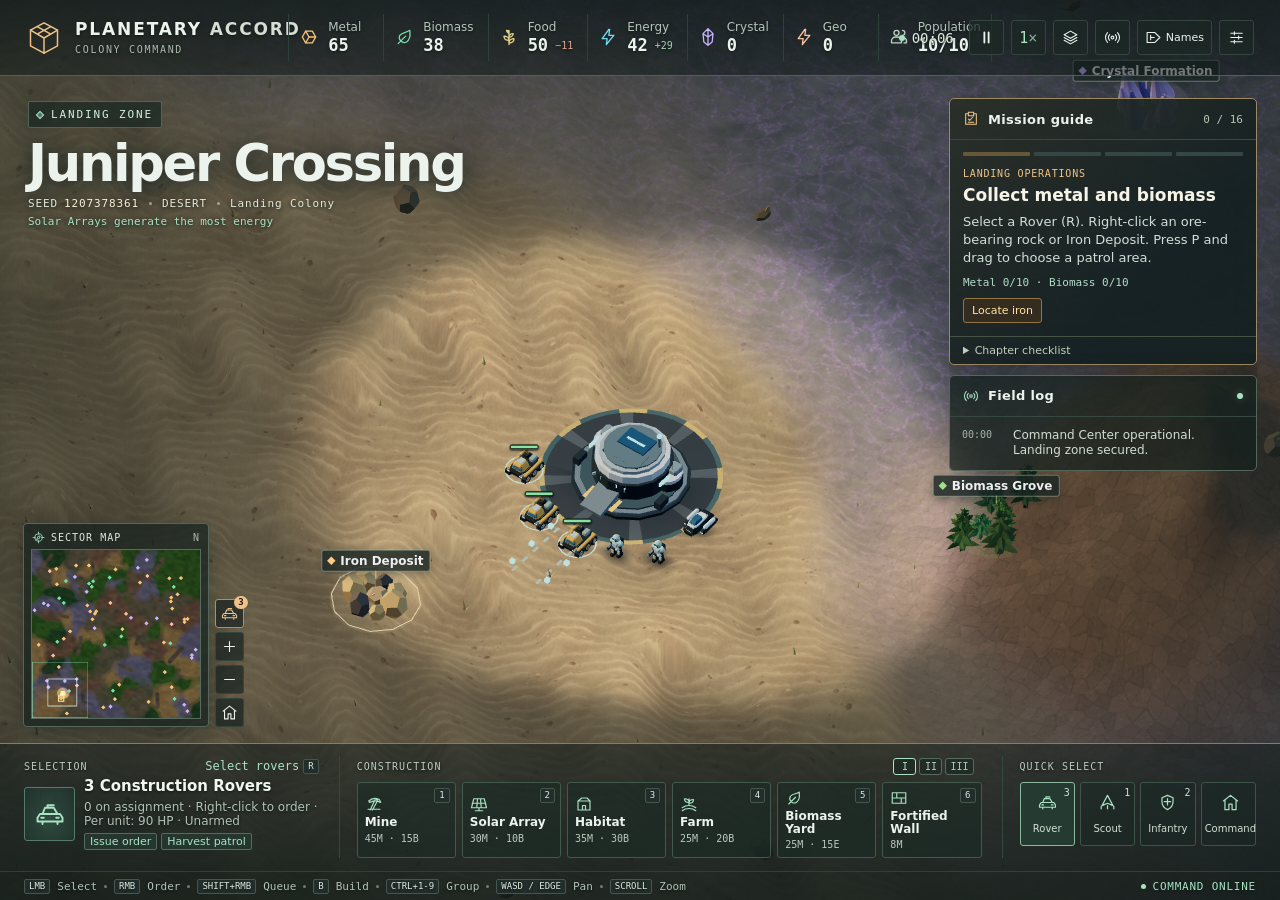
<file: index.html>
<!doctype html>
<html lang="en">
<head>
  <meta charset="utf-8">
  <meta name="viewport" content="width=device-width, initial-scale=1">
  <meta name="theme-color" content="#101919">
  <meta name="description" content="A real-time strategy prototype about establishing a colony on a procedural planet.">
  <title>Planetary Accord · Kestrel Basin</title>
  <link rel="stylesheet" href="./style.css">
</head>
<body>
  <svg xmlns="http://www.w3.org/2000/svg" class="icon-library" aria-hidden="true">
    <symbol id="i-emblem" viewBox="0 0 32 32"><path d="M16 2.5 28 9v14L16 29.5 4 23V9Z"/><path d="m4 9 12 7 12-7M16 16v13.5M10 5.8l12 6.7M10 12.5 22 5.8"/></symbol>
    <symbol id="i-metal" viewBox="0 0 24 24"><path d="m8 5 8 0 4 7-4 7H8l-4-7Z"/><path d="m8 5 4 7 8 0m-8 0-4 7"/></symbol>
    <symbol id="i-biomass" viewBox="0 0 24 24"><path d="M19 4c0 4 2 10-4 14a6 6 0 0 1-8-8C10 6 15 7 19 4ZM5 20l9-9"/></symbol>
    <symbol id="i-food" viewBox="0 0 24 24"><path d="M12 21V4m0 12c-4 0-6-2-6-5 3 0 6 2 6 5Zm0 3c4 0 6-2 6-5-3 0-6 2-6 5ZM12 8C10 7 9 6 9 4c2 0 3 1 3 4Zm0 4c3 0 5-2 5-4-3 0-5 2-5 4Z"/></symbol>
    <symbol id="i-energy" viewBox="0 0 24 24"><path d="m13 3-8 11h6l-1 7 9-11h-6l1-7Z"/></symbol>
    <symbol id="i-people" viewBox="0 0 24 24"><circle cx="9" cy="7" r="3"/><path d="M3 19v-2a5 5 0 0 1 5-5h2a5 5 0 0 1 5 5v2Zm13-15a3 3 0 0 1 0 6m2 3a4 4 0 0 1 3 4v2h-3"/></symbol>
    <symbol id="i-pause" viewBox="0 0 24 24"><path d="M9 5v14m6-14v14" stroke-width="2.6"/></symbol>
    <symbol id="i-play" viewBox="0 0 24 24"><path d="m9 5 10 7-10 7Z"/></symbol>
    <symbol id="i-home" viewBox="0 0 24 24"><path d="m3 10 9-7 9 7m-2-1v12h-5v-7h-4v7H5V9"/></symbol>
    <symbol id="i-compass" viewBox="0 0 24 24"><path d="M12 2v4m0 12v4M2 12h4m12 0h4"/><circle cx="12" cy="12" r="7"/><path d="m9 15 2-5 4-1-1 4Z"/></symbol>
    <symbol id="i-layers" viewBox="0 0 24 24"><path d="m12 3 9 5-9 5-9-5Zm-9 9 9 5 9-5m-18 4 9 5 9-5"/></symbol>
    <symbol id="i-mine" viewBox="0 0 24 24"><path d="m7 20 7-15 3 2-7 13m-6-1 16 0M5 8c4-4 8-5 14-2l2 4c-5-3-10-3-15 0Z"/></symbol>
    <symbol id="i-solar" viewBox="0 0 24 24"><path d="m5 5 14 0 3 12H2Zm5 0-1 12m5-12 1 12M3 11h18m-9 6v4m-5 0h10"/></symbol>
    <symbol id="i-habitat" viewBox="0 0 24 24"><path d="M4 20V8l5-4h7l4 4v12Zm0-12h16m-10 12v-6h4v6"/></symbol>
    <symbol id="i-farm" viewBox="0 0 24 24"><path d="M3 17c5-4 13-4 18 0M3 21c5-4 13-4 18 0M12 14V5m0 5C8 10 6 8 6 5c4 0 6 2 6 5Zm0 1c4 0 6-2 6-5-4 0-6 2-6 5Z"/></symbol>
    <symbol id="i-rover" viewBox="0 0 24 24"><path d="M4 12h16l2 3v3H2v-3Zm2 0 2-5h7l3 5M6 18v2m12-2v2M10 7V5h5"/><path d="M5 15h2m10 0h2"/></symbol>
    <symbol id="i-scout" viewBox="0 0 24 24"><path d="m12 3 7 13-7-3-7 3Zm-8 14v3m16-3v3m-8-4v4"/></symbol>
    <symbol id="i-infantry" viewBox="0 0 24 24"><path d="m12 3 7 3v5c0 4-3 8-7 10-4-2-7-6-7-10V6Z"/><path d="M8 11h8m-4-4v8"/></symbol>
    <symbol id="i-orders" viewBox="0 0 24 24"><path d="M8 4H4v16h16V4h-4m-8 0V2h8v5H8Zm0 8 2 2 5-5m-7 8h8"/></symbol>
    <symbol id="i-minus" viewBox="0 0 24 24"><path d="M5 12h14"/></symbol>
    <symbol id="i-plus" viewBox="0 0 24 24"><path d="M5 12h14m-7-7v14"/></symbol>
    <symbol id="i-radio" viewBox="0 0 24 24"><path d="M8 8a6 6 0 0 0 0 8m8-8a6 6 0 0 1 0 8M5 5a10 10 0 0 0 0 14M19 5a10 10 0 0 1 0 14"/><circle cx="12" cy="12" r="2"/></symbol>
    <symbol id="i-check" viewBox="0 0 24 24"><path d="m5 12 5 5 9-10"/></symbol>
    <symbol id="i-settings" viewBox="0 0 24 24"><path d="M4 6h16M4 12h16M4 18h16M9 4v4m6 2v4m-6 2v4"/></symbol>
    <symbol id="i-factory" viewBox="0 0 24 24"><path d="M3 20V9l6 3V8l6 3v-1l2-6h3l1 16H3Zm4-4h2m4 0h2m4 0h1"/></symbol>
    <symbol id="i-tower" viewBox="0 0 24 24"><path d="M8 21h8m-6 0 1-11m3 11-1-11M7 10V6l5-3 5 3v4H7Zm10-2h5"/></symbol>
    <symbol id="i-wall" viewBox="0 0 24 24"><path d="M3 5h18v14H3zm0 7h18M9 5v7m6 0v7"/></symbol>
    <symbol id="i-convert" viewBox="0 0 24 24"><path d="M4 8h15m-4-4 4 4-4 4m5 4H5m4-4-4 4 4 4"/></symbol>
    <symbol id="i-label" viewBox="0 0 24 24"><path d="M3 5h11l7 7-7 7H3zm5 4v6m0-3h5"/></symbol>
    <symbol id="i-crystal" viewBox="0 0 24 24"><path d="m12 2 6 6-1 10-5 4-5-4L6 8Zm0 0v20M6 8l6 4 6-4"/></symbol>
  </svg>

  <main id="game" class="game" aria-label="Planetary Accord game">
    <canvas id="world" aria-label="World map" aria-description="Double-click a unit to select nearby units of the same type."></canvas>
    <div id="map-labels" aria-hidden="true"></div>
    <div class="map-shade" aria-hidden="true"></div>

    <header class="topbar">
      <div class="brand"><svg class="icon brand-mark"><use href="#i-emblem"/></svg><div><strong>PLANETARY <span>ACCORD</span></strong><small>COLONY COMMAND</small></div></div>
      <div id="resources" class="resources" aria-label="Colony resources"></div>
      <div class="time-controls" aria-label="Simulation controls">
        <div class="clock"><span class="clock-dot"></span><time id="clock">00:00</time></div>
        <button id="pause" class="icon-button" title="Pause / resume (Space)" aria-label="Pause simulation"><svg class="icon"><use href="#i-pause"/></svg></button>
        <button id="speed" class="speed-button" title="Change simulation speed">1<i>×</i></button>
        <button id="tech-open" class="icon-button" title="Technology tree (T)" aria-label="Technology tree"><svg class="icon"><use href="#i-layers"/></svg></button>
        <button id="diplomacy-open" class="icon-button diplomacy-open" title="Diplomacy" aria-label="Diplomacy"><svg class="icon"><use href="#i-radio"/></svg><small id="diplomacy-alerts" hidden></small></button>
        <button id="building-names" class="icon-button name-toggle" type="button" title="Show building names" aria-label="Building names" aria-pressed="false"><svg class="icon" aria-hidden="true"><use href="#i-label"/></svg><span>Names</span></button>
        <button id="settings" class="icon-button" title="World settings" aria-label="World settings"><svg class="icon"><use href="#i-settings"/></svg></button>
      </div>
    </header>

    <div id="viewport" class="viewport">
      <section class="sector" aria-label="Current sector">
        <div class="sector-tag"><span></span> LANDING ZONE</div>
        <h1 id="sector-name">Kestrel Basin</h1>
        <p>SEED <span id="seed-label"></span><b></b><span id="terrain-label">FERTILE PLAINS</span><b></b><span id="territory-label"></span></p>
        <p id="terrain-advantage" class="terrain-advantage"></p>
      </section>
      <aside class="ops" aria-label="Mission objectives and event log">
        <section id="mission-guide" class="card mission" aria-labelledby="guide-title">
          <header class="card-head"><svg class="icon"><use href="#i-orders"/></svg><h2 id="guide-title">Mission guide</h2><span id="objective-count"></span></header>
          <div id="guide-phases" class="guide-phases" aria-label="Mission phases"></div>
          <div class="guide-current">
            <p id="guide-phase"></p>
            <h3 id="guide-lesson" aria-live="polite"></h3>
            <p id="guide-instruction"></p>
            <p id="guide-status"></p>
            <button id="guide-locate" type="button" hidden></button>
          </div>
          <details id="guide-checklist">
            <summary>Chapter checklist</summary>
            <ol id="objectives" class="objectives"></ol>
          </details>
        </section>
        <section id="neighbor-debug" class="card neighbor-debug" hidden>
          <header class="card-head"><svg class="icon"><use href="#i-compass"/></svg><h2 id="neighbor-name"></h2><span id="neighbor-status" aria-live="polite"></span></header>
          <div class="neighbor-data">
            <strong id="neighbor-metrics"></strong>
            <span id="neighbor-supply" title="Metal, biomass, food, and energy"></span>
            <span id="neighbor-action"></span>
            <div class="neighbor-contact"><span id="neighbor-contact"></span><button id="neighbor-inspect" type="button" title="Center on the colony and run a short visibility survey" hidden>Inspect</button></div>
          </div>
        </section>
        <section class="card telemetry">
          <header class="card-head"><svg class="icon"><use href="#i-radio"/></svg><h2>Field log</h2><span class="live-dot" title="Live events"></span></header>
          <div id="log" class="event-log" role="log" aria-live="polite"></div>
        </section>
      </aside>
      <div class="lower-map">
        <section class="minimap-panel" aria-label="Overview map">
          <header><svg class="icon"><use href="#i-compass"/></svg> SECTOR MAP <span>N</span></header>
          <canvas id="minimap" width="320" height="320" aria-label="Sector map. Click to move the camera. Right-click to set a waypoint. Shift-right-click to queue a waypoint." title="Click to move camera · Right-click for waypoint · Shift-right-click to queue" tabindex="0"></canvas>
        </section>
        <div class="camera-tools" role="group" aria-label="Map controls">
          <button id="idle-workers" class="icon-button idle-workers" type="button" title="Idle workers · Click to select the closest to the camera · Double-click to select all" aria-label="No idle workers" disabled><svg class="icon" aria-hidden="true"><use href="#i-rover"/></svg><span class="idle-worker-count" id="idle-worker-count" aria-hidden="true">0</span></button>
          <button id="zoom-in" class="icon-button" title="Zoom in" aria-label="Zoom in"><svg class="icon"><use href="#i-plus"/></svg></button>
          <button id="zoom-out" class="icon-button" title="Zoom out" aria-label="Zoom out"><svg class="icon"><use href="#i-minus"/></svg></button>
          <button id="camera-home" class="icon-button" title="Center on Command (H)" aria-label="Center on Command"><svg class="icon"><use href="#i-home"/></svg></button>
        </div>
      </div>
      <div id="selection-box" class="selection-box" hidden></div>
      <div id="placement-hint" class="placement-hint" hidden></div>
      <div id="toast" class="toast" role="status" hidden></div>
      <div id="load-error" class="load-error" role="alert" hidden></div>
    </div>

    <section class="command-deck" aria-label="Colony controls">
      <div class="selection-panel">
        <div class="selection-head"><span id="selection-type">SELECTION</span><button id="select-rovers" type="button" title="Select all Construction Rovers (R)">Select rovers <kbd>R</kbd></button></div>
        <div class="selection-content" id="selected-unit"></div>
      </div>
      <div class="action-panel">
        <div class="action-head"><span id="action-title">CONSTRUCTION</span><span class="production-controls"><span id="build-tiers" class="build-tiers" role="group" aria-label="Construction tier"><button type="button" data-tier="1" aria-label="Tier 1">I</button><button type="button" data-tier="2" aria-label="Tier 2">II</button><button type="button" data-tier="3" aria-label="Tier 3">III</button></span><span id="action-status"></span><button id="repeat-production" type="button" aria-pressed="false" hidden><span aria-hidden="true">↻</span> Repeat</button></span></div>
        <div id="actions" class="actions" aria-label="Construction or training actions"></div>
      </div>
      <div class="squad-panel">
        <div class="action-head"><span>QUICK SELECT</span></div>
        <div id="squad" class="squad" aria-label="Quick unit selection"></div>
      </div>
      <div id="training-queue" class="training-queue" role="group" aria-label="Unit training queue" hidden></div>
    </section>
    <footer class="controls-footer"><span><kbd>LMB</kbd> Select <b></b> <kbd>RMB</kbd> Order <b></b> <kbd>SHIFT+RMB</kbd> Queue <span class="desktop-controls"><b></b> <kbd>B</kbd> Build <b></b> <kbd>CTRL+1-9</kbd> Group <b></b> <kbd>WASD / EDGE</kbd> Pan <b></b> <kbd>SCROLL</kbd> Zoom</span></span><span id="colony-status"><i></i> COMMAND ONLINE</span></footer>
  </main>

  <dialog id="defeat-dialog" class="world-dialog" aria-labelledby="defeat-title">
    <form method="dialog">
      <header><h2 id="defeat-title">Colony defeated</h2></header>
      <p id="defeat-summary"></p>
      <button id="defeat-restart" class="generate" type="button">Start a new colony</button>
    </form>
  </dialog>

  <dialog id="diplomacy-dialog" class="world-dialog diplomacy-dialog" aria-labelledby="diplomacy-title">
    <form method="dialog" class="diplomacy-header">
      <header><h2 id="diplomacy-title">Diplomacy</h2><button class="icon-button dialog-close" type="submit" aria-label="Close diplomacy">×</button></header>
    </form>
    <div class="diplomacy-content">
      <p id="diplomacy-empty">Make contact with another faction to open diplomatic channels.</p>
      <section id="diplomacy-faction" hidden>
        <label class="diplomacy-counterpart">Faction <select id="diplomacy-peer"></select></label>
        <div class="diplomacy-status"><strong id="diplomacy-state"></strong><span id="diplomacy-opinion"></span></div>
        <div id="diplomacy-incident" class="diplomacy-incident" hidden>
          <h3>Conditions for War Have Occurred</h3>
          <p id="diplomacy-incident-summary"></p>
          <p id="diplomacy-demand" hidden></p>
        </div>
        <div class="diplomacy-buttons">
          <button id="diplomacy-deal" type="button" hidden>Reach a Deal</button>
          <button id="diplomacy-withdraw" type="button" hidden>Withdraw Forces</button>
          <button id="diplomacy-demand-withdrawal" type="button" hidden>Demand Withdrawal</button>
          <button id="diplomacy-escalate" class="diplomacy-danger" type="button" hidden>Proceed to War</button>
          <button id="diplomacy-declare" class="diplomacy-danger" type="button" hidden>Declare War…</button>
        </div>
        <section id="diplomacy-pending" class="diplomacy-offer" hidden>
          <h3 id="diplomacy-offer-title"></h3>
          <p id="diplomacy-offer-summary"></p>
          <div id="diplomacy-offer-actions" class="diplomacy-buttons" hidden>
            <button id="diplomacy-accept" type="button">Accept Offer</button>
            <button id="diplomacy-reject" type="button">Decline Offer</button>
          </div>
        </section>
        <form id="peace-form" class="diplomacy-offer" hidden>
          <h3 id="diplomacy-form-title">Ceasefire offer</h3>
          <div class="diplomacy-resources" id="diplomacy-resources"></div>
          <label id="diplomacy-duration-field" class="diplomacy-duration">Ceasefire duration (minutes) <input id="diplomacy-duration" type="number" value="10" required></label>
          <p id="diplomacy-likelihood" class="diplomacy-likelihood"></p>
          <div class="diplomacy-buttons"><button type="submit">Send Offer</button><button id="diplomacy-cancel-offer" type="button">Close Offer Form</button></div>
        </form>
        <p id="diplomacy-feedback" class="diplomacy-feedback" aria-live="polite" hidden></p>
      </section>
    </div>
  </dialog>

  <dialog id="tech-dialog" class="world-dialog tech-dialog" aria-labelledby="tech-title">
    <form method="dialog">
      <header><h2 id="tech-title">Technology tree</h2><button class="icon-button dialog-close" type="submit" aria-label="Close technology tree">×</button></header>
      <p>Upgrade Command to unlock new blueprints. Extract crystal and geothermal charge in Tier II to build your orbital program.</p>
      <p id="tech-message" class="tech-message" role="status" hidden></p>
      <div id="tech-tree" class="tech-tree"></div>
    </form>
  </dialog>

  <dialog id="world-dialog" class="world-dialog">
    <form method="dialog" id="world-form">
      <header><h2>World settings</h2><button class="icon-button dialog-close" type="submit" value="cancel" formnovalidate aria-label="Close settings">×</button></header>
      <label class="guide-setting"><input id="guide-enabled" type="checkbox" checked> Show mission guide</label>
      <label class="guide-setting"><input id="siting-guide" type="checkbox" checked> Highlight high-yield building sites</label>
      <label class="guide-setting"><input id="sound-effects" type="checkbox" checked> Sound effects</label>
      <label class="guide-setting"><input id="music" type="checkbox" checked> Music</label>
      <p>Generate another landing zone. This starts a fresh colony.</p>
      <label for="new-seed">World seed</label>
      <div class="seed-input"><input id="new-seed" type="number" min="0" max="4294967295" required><button type="button" id="random-seed">Randomize</button></div>
      <button type="submit" value="generate" class="generate">Generate world</button>
    </form>
  </dialog>
  <script type="module">
    import('./main.mjs').catch((error) => {
      console.error(error);
      const message = document.getElementById('load-error');
      message.textContent = 'The game files could not load. Reload the page to fetch them again.';
      message.hidden = false;
    });
  </script>
</body>
</html>
</file>
<file: style.css>
:root {
  color-scheme: dark;
  font-family: 'Bahnschrift', 'Segoe UI', system-ui, sans-serif;
  color: #ecf3ed;
  background-color: #111a1a;
  --line: #33443f;
  --muted: #a3b0a7;
  --mint: #a8e3c4;
  --amber: #efc388;
  --mono: 'Cascadia Mono', Consolas, monospace;
}

* { box-sizing: border-box; }
body { margin: 0; height: 100dvh; display: flex; flex-direction: column; overflow: hidden; }
button, input { font: inherit; }
button { cursor: pointer; color: inherit; }
button:focus-visible, canvas:focus-visible, input:focus-visible { outline: 2px solid var(--mint); outline-offset: 2px; }
button:disabled { opacity: .43; cursor: default; }
[hidden] { display: none !important; }
.icon-library { position: absolute; width: 0; height: 0; }
.icon { width: 22px; height: 22px; display: inline-block; fill: none; stroke: currentColor; stroke-width: 1.55; stroke-linecap: round; stroke-linejoin: round; flex: 0 0 auto; }

.topbar { height: 76px; display: grid; grid-template-columns: minmax(240px, 1fr) auto minmax(210px, 1fr); align-items: center; padding: 0 26px; gap: 18px; border-bottom: 1px solid #536056; background: linear-gradient(#111a1ac2, #111a1a8c); position: relative; z-index: 2; }
.brand { display: flex; gap: 13px; align-items: center; }
.brand-mark { width: 36px; height: 36px; color: var(--amber); stroke-width: 1.3; }
.brand strong { display: block; font-size: 17px; line-height: 1; font-weight: 700; letter-spacing: .11em; white-space: nowrap; }
.brand strong span { color: #d5ddd4; }
.brand small { display: block; color: #aebbaf; letter-spacing: .22em; font: 10px var(--mono); letter-spacing: .17em; margin-top: 6px; }
.resources { display: flex; height: 47px; gap: 4px; }
.resource { display: grid; grid-template-columns: 22px 1fr auto; grid-template-rows: 16px 19px; align-items: center; gap: 1px 7px; padding: 5px 10px 4px; min-width: 91px; border-left: 1px solid #2f403b; }
.resource:last-child { border-right: 1px solid #2f403b; }
.resource .icon { color: var(--resource); width: 20px; height: 20px; grid-row: 1 / 3; }
.resource-label { grid-column: 2 / 4; color: #b8c4bb; font-size: 12px; line-height: 1; }
.resource strong { font: 600 17px var(--mono); line-height: 1; white-space: nowrap; }
.resource small { color: #a6d0b1; font: 10px var(--mono); white-space: nowrap; }
.resource small.negative { color: #e1a48e; }
.time-controls { display: flex; align-items: center; justify-content: flex-end; gap: 7px; }
.clock { display: flex; align-items: center; gap: 7px; color: #e1e9df; font: 14px var(--mono); padding-right: 8px; }
.clock-dot, .live-dot { width: 6px; height: 6px; display: inline-block; border-radius: 50%; background: var(--mint); box-shadow: 0 0 8px #b5f0bc54; }
.paused .clock-dot { background: var(--amber); }
.icon-button, .speed-button { background: #1b2725b8; border: 1px solid #34453f; border-radius: 3px; width: 35px; height: 35px; display: inline-flex; align-items: center; justify-content: center; flex: 0 0 auto; }
.icon-button:hover, .speed-button:hover, .icon-button[aria-pressed='true'] { border-color: #8ab5a0; background: #283b33; color: var(--mint); }
.icon-button .icon { width: 17px; height: 17px; }
.name-toggle { width: auto; padding-inline: 7px; gap: 4px; font-size: 11px; }
.diplomacy-open { position: relative; }
#diplomacy-alerts { position: absolute; inset: -5px -4px auto auto; min-width: 15px; padding: 1px 3px; border-radius: 7px; background: var(--amber); color: #302115; font: 10px var(--mono); }
.speed-button { font: 15px var(--mono); color: var(--mint); }
.speed-button i { font-style: normal; opacity: .72; }

.game { position: relative; isolation: isolate; flex: 1; min-height: 0; display: grid; grid-template-rows: auto minmax(0, 1fr) auto 29px; background: radial-gradient(ellipse at 43% 56%, #55684d, #293f37 56%, #172623); }
.viewport { position: relative; z-index: 1; overflow: hidden; pointer-events: none; }
#world { position: absolute; inset: 0; display: block; width: 100%; height: 100%; touch-action: none; cursor: default; }
.placing #world, .ordering #world { cursor: crosshair; }
#map-labels, .map-shade { position: absolute; inset: 0; pointer-events: none; }
#map-labels { z-index: 1; overflow: hidden; }
.map-shade { background: linear-gradient(90deg, #101b1a45, transparent 23%, transparent 74%, #111b1b54), linear-gradient(0deg, #111a184d, transparent 23%, transparent 80%, #14202040); }
.sector { position: absolute; z-index: 3; left: 28px; top: 25px; pointer-events: none; }
.sector-tag { color: #d2f1dc; font: 11px var(--mono); letter-spacing: .17em; display: inline-flex; align-items: center; gap: 8px; background: #182723b3; border: 1px solid #71938287; border-radius: 2px; padding: 6px 8px; }
.sector-tag span { width: 6px; height: 6px; border: 1px solid #a0dcc2; transform: rotate(45deg); background: #9cdfb86a; }
.sector h1 { margin: 11px 0 6px; font-weight: 650; font-size: clamp(31px, 4vw, 58px); line-height: .94; letter-spacing: -.045em; text-shadow: 0 3px 23px #122020; }
.sector p { margin: 10px 0 0; display: flex; align-items: center; gap: 10px; color: #e4e8da; font: 11px var(--mono); letter-spacing: .08em; text-shadow: 0 1px 4px #131a16; }
.sector p span:first-child { color: #faf1db; margin-left: -4px; }
.sector p b, .controls-footer b { display: inline-block; width: 3px; height: 3px; background: currentColor; opacity: .55; border-radius: 50%; }
.sector .terrain-advantage { display: block; max-width: 48vw; margin-top: 5px; color: var(--mint); line-height: 1.35; letter-spacing: 0; }

.ops { position: absolute; z-index: 3; top: 22px; right: 23px; display: grid; gap: 10px; width: min(308px, 28vw); max-height: calc(100% - 38px); overflow-y: auto; scrollbar-width: thin; pointer-events: auto; }
.card { background: #14201eb8; border: 1px solid #53675b; border-radius: 5px; overflow: hidden; box-shadow: 0 9px 30px #0d18184d; }
.card-head { min-height: 41px; display: flex; align-items: center; gap: 9px; padding: 0 13px; border-bottom: 1px solid #354942; }
.card-head .icon { color: var(--amber); width: 16px; height: 16px; }
.card-head h2 { flex: 1; margin: 0; font-size: 13px; font-weight: 660; letter-spacing: .025em; }
.card-head > span { color: #b5c3b6; font: 11px var(--mono); }
.mission { border-color: #9c8861; background: linear-gradient(140deg, #292e26eb, #131f21e8 67%); }
.guide-phases { display: grid; grid-template-columns: repeat(4, 1fr); gap: 4px; margin: 12px 13px 0; }
.guide-phase { display: block; height: 4px; border-radius: 1px; background: linear-gradient(90deg, #a8e3c4 var(--completion), #354744 var(--completion)); }
.guide-phase.active { background: linear-gradient(90deg, var(--amber) var(--completion), #665738 var(--completion)); }
.guide-current { display: grid; gap: 7px; padding: 12px 13px 13px; color: #dce7df; }
.guide-current p, .guide-current h3 { margin: 0; }
#guide-phase { color: var(--amber); font: 10px var(--mono); text-transform: uppercase; letter-spacing: .08em; }
#guide-lesson { color: #f6f4e8; font-size: 17px; line-height: 1.15; font-weight: 650; }
#guide-instruction { color: #d1dfd8; font-size: 13px; line-height: 1.42; }
#guide-status { color: #b1ddc8; font: 11px/1.45 var(--mono); }
#guide-locate { justify-self: start; padding: 5px 8px; color: #ffe2a4; border: 1px solid #927447; border-radius: 3px; background: #352c20; font-size: 11px; }
#guide-locate:hover { background: #4d3c23; border-color: var(--amber); }
#guide-checklist { border-top: 1px solid #465246; }
#guide-checklist summary { padding: 7px 13px; color: #c2cfbf; cursor: pointer; font-size: 11px; }
.objectives { display: grid; padding: 3px 0; margin: 0; list-style: none; }
.objective { display: grid; grid-template-columns: 20px 1fr; gap: 9px; padding: 8px 12px; border-left: 2px solid transparent; align-items: start; }
.objective + .objective { border-top: 1px solid #283a34; }
.objective.current { background: #6c5a2e2e; border-left-color: var(--amber); }
.objective.complete { color: var(--mint); }
.objective-marker { width: 18px; height: 18px; display: grid; place-items: center; border: 1px solid #59675a; border-radius: 3px; font: 10px var(--mono); color: #bbcabd; margin-top: 1px; }
.objective.current .objective-marker { color: var(--amber); border-color: #987449; }
.objective.complete .objective-marker { border-color: #6c987c; color: var(--mint); }
.objective-marker .icon { width: 13px; height: 13px; }
.objective strong { display: block; font-size: 13px; font-weight: 650; line-height: 1.22; }
.telemetry .card-head .icon { color: var(--mint); }
.neighbor-debug .card-head h2 small { margin-left: 3px; color: var(--muted); font: 10px var(--mono); }
.neighbor-debug .card-head > span { color: var(--mint); white-space: nowrap; }
.neighbor-debug[data-stage='reveal'] { border-color: var(--amber); box-shadow: 0 0 14px #efc3884d; }
.neighbor-debug[data-stage='reveal'] .card-head > span { color: var(--amber); }
.neighbor-data { display: grid; gap: 4px; padding: 7px 12px 9px; color: #bacabc; font-size: 12px; }
.neighbor-data strong { color: #edf4ed; font-size: 13px; }
#neighbor-supply { font: 11px var(--mono); }
.neighbor-contact { display: flex; justify-content: space-between; align-items: center; gap: 6px; }
#neighbor-inspect { padding: 2px 5px; background: #342921; border: 1px solid #927047; border-radius: 3px; color: var(--amber); font-size: 11px; }
#neighbor-inspect:hover { background: #4b3828; }
.event-log { padding: 8px 12px; min-height: 42px; max-height: 102px; overflow: auto; scrollbar-width: thin; }
.event { display: grid; grid-template-columns: 47px 1fr; gap: 4px; color: #d1ded2; font-size: 12px; line-height: 1.28; padding: 3px 0; }
.event time { color: #a4b5a8; font: 10px var(--mono); margin-top: 1px; }

.lower-map { position: absolute; z-index: 3; left: 23px; bottom: 16px; display: flex; align-items: flex-end; gap: 6px; pointer-events: auto; }
.minimap-panel { background: #14201eb8; padding: 7px; border: 1px solid #53675b; border-radius: 4px; box-shadow: 0 7px 26px #111d1b6b; width: 186px; }
.minimap-panel header { display: flex; align-items: center; gap: 6px; height: 18px; padding: 0 1px 6px; color: #dee8dc; font: 10px var(--mono); letter-spacing: .10em; }
.minimap-panel header .icon { width: 13px; height: 13px; color: var(--mint); }
.minimap-panel header span { margin-left: auto; color: #aab9ab; }
#minimap { display: block; width: 100%; height: auto; border: 1px solid #566b5d; cursor: crosshair; }
.camera-tools { display: grid; gap: 4px; }
.camera-tools .icon-button { background: #182421b8; width: 29px; height: 29px; }
.camera-tools .idle-workers { position: relative; }
.camera-tools .idle-workers:not(:disabled) { border-color: #ad925e; color: var(--amber); }
.camera-tools .idle-workers:not(:disabled):hover { border-color: var(--amber); background: #363124; }
.idle-worker-count { position: absolute; inset: -4px -5px auto auto; min-width: 14px; padding: 1px 3px; border-radius: 10px; background: var(--amber); color: #221b13; font: 600 9px/1.2 var(--mono); text-align: center; pointer-events: none; }
.idle-workers:disabled .idle-worker-count { background: #75837c; }
.map-label { position: absolute; top: 0; left: 0; white-space: nowrap; display: flex; align-items: center; gap: 6px; padding: 3px 6px; border: 1px solid #b2ccb577; background: #192623cc; border-radius: 3px; color: #eeedf0; font-size: 12px; font-weight: 600; box-shadow: 0 3px 9px #17231f60; }
.map-label::after { position: absolute; content: ''; top: 100%; left: calc(50% - .5px); height: 8px; width: 1px; background: var(--pin, #a5dac6); opacity: .7; }
.map-label i { width: 6px; height: 6px; transform: rotate(45deg); background: var(--pin, #9be3ca); }
.map-label--home { font-size: 13px; border-color: #9ed6b5; background: #172b26cc; }
.map-label--structure { --pin: #afe2d2; z-index: 1; padding: 3px 6px; border-color: #85bcae; background: #142a2af0; color: #f0fff8; font-size: 11px; }
.map-label--structure i { width: 6px; height: 6px; transform: none; border-radius: 1px; }
.map-label--structure::after { height: 10px; opacity: .85; }
.map-label--structure[data-type='mine'] { --pin: #ffcf83; border-color: #c69951; background: #30261df2; color: #ffe4b8; }
.map-label--structure[data-state='building'] { border-style: dashed; color: #f1d9ae; }
.map-label--structure[data-state='disabled'], .map-label--structure[data-state='depleted'] { --pin: #e6aa88; border-color: #a77865; color: #ffcfb2; }
.map-label--structure.map-label--highlighted-mine, .map-label--structure.map-label--selected { z-index: 3; border-color: var(--pin); box-shadow: 0 0 10px color-mix(in srgb, var(--pin), transparent 48%); }
.map-label--metal { --pin: #ffca7f; }
.map-label--biomass { --pin: #9fdf8b; }
.map-label--crystal { --pin: #c9b6ff; }
.map-label--vent, .map-label--outpost { --pin: #ffc29c; }
.map-label--neighbor { --pin: #ffbd78; border-color: #f6a96c; background: #36291fcc; }
.map-label--captured { --pin: #87ffe3; border-color: #87ffe3; color: #c9ffe9; }
.map-label--available-site, .map-label--preferred-site { z-index: 2; border-color: var(--pin); background: #30291bef; color: #fff4d8; box-shadow: 0 0 11px #ffc87966; }
.map-label--available-site { --pin: #ffcf83; }
.map-label--preferred-site { --pin: #9effdb; background: #1a3c34ef; color: #d2ffec; box-shadow: 0 0 11px #99ffd666; }
.map-label.depleted { opacity: .46; }
.build-progress { position: absolute; top: 0; left: 0; width: clamp(42px, 4vw, 66px); height: 7px; border: 1px solid #c4e9d2; border-radius: 2px; background: #13241fdb; overflow: hidden; box-shadow: 0 1px 4px #0c1514; }
.build-progress span { display: block; width: 100%; height: 100%; background: #9cebc0; transform-origin: left center; }
.build-progress.neighbor span { background: #ffc887; }
.build-progress.waiting span { background: #ffc887; }
.construction-blueprint { position: absolute; top: 0; left: 0; pointer-events: none; white-space: nowrap; padding: 2px 5px; border: 1px solid #8bd6ed; border-radius: 3px; background: #102837e8; color: #c4edf7; font-size: 10px; }
.construction-blueprint.selected { border-color: #bdffe3; color: #edfff6; }
.health-bar { position: absolute; top: 0; left: 0; width: 29px; height: 5px; border: 1px solid #141b18; border-radius: 2px; background: #18231ef5; overflow: hidden; box-shadow: 0 1px 2px #0c1514; }
.health-bar--structure { width: 44px; }
.health-bar span { display: block; width: 100%; height: 100%; transform-origin: left center; background: #88e2a2; }
.health-bar[data-level='low'] span { background: #ffcb72; }
.health-bar[data-level='critical'] { border-color: #ac655c; }
.health-bar[data-level='critical'] span { background: #ff826f; }
.selection-box { position: absolute; z-index: 3; pointer-events: none; border: 1px solid #abf7d4; background: #91e5c233; }
.placement-hint, .toast { position: absolute; z-index: 5; left: 50%; transform: translateX(-50%); padding: 8px 12px; border: 1px solid #83a38d; border-radius: 4px; background: #192a26cc; max-width: calc(100% - 30px); color: #eef6ee; box-shadow: 0 4px 16px #15251b6b; text-align: center; font-size: 13px; pointer-events: none; }
.toast { bottom: 20px; }
.placing .toast { bottom: 72px; }
.toast.error { border-color: #b8806b; }
.placement-hint { bottom: 20px; color: var(--mint); }
.toast:not([hidden]) + .load-error { isolation: isolate; }
.load-error { position: absolute; z-index: 6; top: 50%; left: 50%; transform: translate(-50%, -50%); width: min(460px, 86%); border: 1px solid #8eaa95; padding: 22px; background: #162822; box-shadow: 0 12px 28px #0008; line-height: 1.5; }

.command-deck { position: relative; z-index: 4; display: grid; grid-template-columns: minmax(210px, 1.1fr) minmax(385px, 2.4fr) minmax(195px, .95fr); gap: 20px; min-height: 117px; padding: 12px 24px 13px; background: linear-gradient(#141e1d8c, #141e1dc2); border-top: 1px solid #708576; }
.topbar, .command-deck, .controls-footer { text-shadow: 0 1px 3px #0d1916; }
.selection-panel, .action-panel, .squad-panel { min-width: 0; }
.action-panel, .squad-panel { padding-left: 17px; border-left: 1px solid #344741; }
.selection-head, .action-head { height: 20px; line-height: 1; display: flex; align-items: center; justify-content: space-between; color: #bdcbbf; font: 10px var(--mono); letter-spacing: .105em; margin-bottom: 6px; }
.production-controls { display: flex; align-items: center; gap: 8px; }
.build-tiers { display: inline-flex; gap: 3px; }
.build-tiers button { min-width: 23px; padding: 2px 4px; border: 1px solid #536c5d; border-radius: 3px; background: #1b2925a8; color: #b8c4bb; }
.build-tiers button:hover, .build-tiers button[aria-pressed='true'] { border-color: var(--mint); color: var(--mint); }
#repeat-production { display: inline-flex; align-items: center; gap: 4px; padding: 3px 6px; color: #bdcbbf; border: 1px solid #536c5d; border-radius: 3px; background: #24362e; white-space: nowrap; }
#repeat-production:hover, #repeat-production[aria-pressed='true'] { color: #9aefc0; border-color: #8ddbb0; background: #324d3f; }
#repeat-production span { font-size: 13px; }
.selection-head button { display: flex; gap: 4px; align-items: center; border: 0; padding: 0; background: none; font-size: 12px; color: var(--mint); letter-spacing: 0; }
.selection-head button:hover { text-decoration: underline; }
kbd { display: inline-block; padding: 2px 4px; background: #222e2b; border: 1px solid #45564e; border-radius: 2px; color: #e0e9df; font: 9px var(--mono); line-height: 1; }
.selection-content { display: flex; height: 64px; align-items: center; gap: 9px; }
.selection-emblem { position: relative; display: grid; width: 51px; height: 54px; place-items: center; flex-shrink: 0; border: 1px solid #557b6b; border-radius: 3px; color: var(--mint); background: radial-gradient(ellipse at 50% 60%, #34594bb3, #1e342db3); }
.selection-emblem .icon { width: 30px; height: 30px; }
.selection-name { margin-bottom: 4px; color: #f2f6ef; font-size: 15px; line-height: 1.17; font-weight: 650; }
.selection-detail { color: #b4c1b6; font-size: 12px; line-height: 1.2; }
.order-button, .patrol-button, .clear-rally, .structure-remove { margin-top: 4px; padding: 1px 5px; border-radius: 2px; background: #24362e; border: 1px solid #536c5d; font-size: 11px; color: var(--mint); }
.patrol-button { margin-inline-start: 4px; }
.clear-rally { margin-left: 4px; color: var(--amber); }
.order-button:hover, .order-button[aria-pressed='true'], .patrol-button:hover, .patrol-button[aria-pressed='true'], .clear-rally:hover { background: #3a5345; }
.structure-remove { color: #ffca9f; border-color: #94745a; background: #372e25; }
.order-button + .structure-remove, .clear-rally + .structure-remove { margin-inline-start: 4px; }
.structure-remove:hover { background: #4b362c; border-color: #ffca9f; }
.actions { display: grid; grid-template-columns: repeat(6, minmax(0, 1fr)); gap: 6px; }
.actions:has(> :nth-child(7)) { grid-template-columns: repeat(7, minmax(0, 1fr)); }
.conversion-action { grid-column: span 2; }
.action { height: 76px; min-width: 0; display: flex; flex-direction: column; align-items: flex-start; justify-content: center; position: relative; gap: 3px; padding: 5px 7px; background: #1b2a258c; border: 1px solid #42594d; border-radius: 3px; text-align: left; }
.upgrade-action { grid-column: span 2; border-color: #987449; }
.action:hover, .action[aria-pressed='true'] { background: #2a3c32; border-color: #a9c4a5; }
.action.unaffordable { border-color: #524a3b; }
.action .icon { height: 18px; width: 18px; color: var(--mint); }
.action.unaffordable .cost { color: #e2ac86; }
.action kbd { position: absolute; top: 5px; right: 5px; }
.action strong { font-size: 12px; line-height: 1.1; overflow-wrap: anywhere; }
.action .cost { color: #bcc9be; font: 10px var(--mono); line-height: 1.2; }
.training-queue { position: absolute; grid-column: 2; inset-inline-start: 17px; bottom: calc(100% + 6px); display: flex; gap: 4px; width: max-content; max-width: calc(100% - 17px); padding: 4px; overflow-x: auto; scrollbar-width: thin; background: #14201eb8; border: 1px solid #53675b; border-radius: 4px; }
.training-item { display: grid; place-items: center; width: 27px; height: 24px; flex: 0 0 auto; border: 1px solid #3e5449; border-radius: 3px; color: #aec7b6; background: #1b2925; }
.training-item.in-training { border-color: #81a992; color: var(--mint); background: linear-gradient(90deg, #3b5d49 var(--progress, 0%), #1b2925 var(--progress, 0%)); }
.training-item.in-training:not(:first-child) { margin-inline-start: 5px; }
.training-item .icon { width: 15px; height: 15px; }
.squad { display: grid; grid-template-columns: repeat(4, minmax(33px, 1fr)); gap: 5px; }
.squad button { display: grid; grid-template-rows: 22px auto; place-items: center; position: relative; gap: 4px; min-width: 0; width: 100%; height: 64px; padding: 8px 3px 5px; background: #1b29258c; border: 1px solid #3e5449; border-radius: 3px; }
.squad button:hover, .squad button[aria-pressed='true'] { color: var(--mint); border-color: #8ab8a1; background: #253b32; }
.squad .icon { width: 19px; height: 19px; color: var(--mint); }
.squad span { color: #d4dfd5; font-size: 10px; }
.squad small { color: #d4dfd5; font: 10px var(--mono); position: absolute; top: 4px; right: 4px; }
.controls-footer { position: relative; z-index: 2; display: flex; padding: 0 24px; justify-content: space-between; align-items: center; gap: 8px; border-top: 1px solid #2f403a; background: #111b19b8; color: #b3c2b6; font: 11px var(--mono); }
.controls-footer > span { display: flex; align-items: center; gap: 7px; }
.desktop-controls { display: inline-flex; align-items: center; gap: 7px; }
.controls-footer #colony-status { color: var(--mint); letter-spacing: .07em; white-space: nowrap; }
#colony-status i { display: inline-block; width: 5px; height: 5px; border-radius: 50%; background: currentColor; }
.controls-footer #colony-status[data-status="COLONY DEFEATED"] { color: #ff9b92; }
.controls-footer #colony-status[data-status="COMMAND DISABLED"] { color: var(--amber); }

.world-dialog { width: min(415px, calc(100vw - 32px)); padding: 0; border: 1px solid #749380; border-radius: 6px; color: #edf4ea; background: #182622; box-shadow: 0 18px 60px #0009; }
.world-dialog::backdrop { background: #101915aa; }
.tech-dialog { width: min(1030px, calc(100vw - 32px)); max-height: 87dvh; overflow-y: auto; border-color: #768d86; background: radial-gradient(ellipse at 85% 0%, #1c3a40, #101d22 62%); }
.tech-dialog form { padding: clamp(12px, 2.6vw, 27px); }
.tech-dialog > form > p { margin: 9px 0 20px; line-height: 1.45; }
.tech-dialog .tech-message { margin: -9px 0 14px; color: #ffb59d; }
#tech-open.research-active { color: #e1cafc; border-color: #b390d7; box-shadow: 0 0 9px #be97ff40; }
.tech-tree { display: grid; grid-template-columns: repeat(3, minmax(0, 1fr)); gap: 13px; align-items: start; }
.tech-tier { border: 1px solid #4d6968; border-top: 2px solid #82d2c0; border-radius: 4px; overflow: hidden; background: #102023cc; }
.tech-tier:last-child { border-top-color: #c4b7ff; }
.tech-tier header { gap: 5px; padding: 10px; }
.tech-tier h3, .tech-node h4 { margin: 0; font-size: 14px; font-weight: 680; }
.tech-tier header > span { flex-shrink: 0; color: #91cfb4; font: 10px var(--mono); }
.tech-tier[data-locked] header > span { color: var(--amber); }
.tech-gate { display: grid; gap: 5px; min-height: 55px; padding: 7px 10px; border-block: 1px solid #3e5554; color: #d9dddd; background: #233433; font-size: 11px; }
.tech-node { padding: 10px; }
.tech-node + .tech-node { border-top: 1px solid #2c4447; }
.tech-node h4 { display: flex; align-items: center; gap: 7px; }
.tech-node .icon { width: 15px; height: 15px; color: #8fe7db; }
.tech-node p { margin: 5px 0; color: #b2c9c3; font-size: 12px; line-height: 1.36; }
.tech-dialog .tech-tier-summary { margin: 9px 10px; font-size: 12px; line-height: 1.35; }
.tech-roster { border-block: 1px solid #476964; background: #15333286; }
.tech-trainer { padding: 7px 10px; background: #203d3a; color: #b7f0d9; font-size: 11px; font-weight: 650; }
.tech-unit .tech-unit-stats { color: #d3eee6; }
.tech-cost { display: flex; flex-wrap: wrap; gap: 4px; }
.tech-cost span { padding: 2px 4px; color: var(--resource); border: 1px solid #526765; background: #142220; border-radius: 2px; font: 10px var(--mono); }
.tech-satellite { background: #302e4655; }
.tech-satellite .icon { color: #c9b6ff; }
.tech-research { background: #302e464d; }
.tech-research .icon { color: #c9b6ff; }
.tech-research button { margin-top: 7px; padding: 4px 7px; border: 1px solid #8d7ab2; border-radius: 3px; color: #e8dafa; background: #342d4e; font-size: 11px; }
.tech-research button:not(:disabled):hover { border-color: #cfb8f4; background: #453a60; }
.world-dialog form { padding: 19px; }
.world-dialog header { display: flex; align-items: center; justify-content: space-between; }
.world-dialog h2 { font-size: 21px; margin: 0; }
.world-dialog p { color: #c2cdc3; font-size: 14px; }
.world-dialog label { display: block; font-size: 13px; margin-top: 20px; }
.diplomacy-dialog { width: min(570px, calc(100vw - 24px)); max-height: 88dvh; background: #172622; }
.diplomacy-dialog .diplomacy-header { padding: 14px 19px; border-bottom: 1px solid #3a5246; }
.diplomacy-content { padding: 16px 19px 19px; }
.diplomacy-content h3 { margin: 0; font-size: 16px; color: #eff6eb; }
.diplomacy-content p { margin: 7px 0 0; line-height: 1.4; }
.diplomacy-content .diplomacy-counterpart, .diplomacy-content .diplomacy-duration { display: flex; align-items: center; gap: 10px; margin: 0; }
.diplomacy-content select, .diplomacy-content input { min-width: 0; padding: 5px 7px; border: 1px solid #587564; border-radius: 3px; background: #14201c; color: #e9f1e9; }
.diplomacy-content select { flex: 1; }
.diplomacy-status { display: flex; flex-wrap: wrap; justify-content: space-between; gap: 5px 13px; padding: 12px 0; font: 12px var(--mono); }
.diplomacy-status strong { color: var(--mint); }
.diplomacy-status strong[data-state='Negotiating'] { color: var(--amber); }
.diplomacy-status strong[data-state='At War'] { color: #ffac9c; }
.diplomacy-status strong[data-state='Ceasefire'] { color: #a1d8f2; }
.diplomacy-status span { color: #bfcec3; }
.diplomacy-incident { border-inline-start: 2px solid var(--amber); padding: 8px 12px; background: #393324; }
.diplomacy-buttons { display: flex; flex-wrap: wrap; gap: 6px; }
.diplomacy-buttons:has(> button:not([hidden])) { margin-top: 10px; }
.diplomacy-buttons button { padding: 6px 9px; border: 1px solid #6d8a79; border-radius: 3px; background: #263c32; font-size: 13px; }
.diplomacy-buttons button:not(:disabled):hover { border-color: var(--mint); background: #375344; }
.diplomacy-buttons .diplomacy-danger { border-color: #ac7061; background: #432d2a; color: #ffd2c4; }
.diplomacy-buttons .diplomacy-danger:not(:disabled):hover { border-color: #ffb8a8; background: #543732; }
.diplomacy-dialog .diplomacy-offer { padding: 12px; margin-top: 12px; border: 1px solid #496759; border-radius: 4px; background: #1a2c25; }
.diplomacy-resources { display: grid; grid-template-columns: minmax(82px, 1fr) repeat(2, minmax(66px, .8fr)); align-items: center; gap: 5px 9px; margin: 10px 0; font-size: 12px; }
.diplomacy-resources strong { font-weight: 600; color: var(--mint); }
.diplomacy-duration input { width: 76px; }
.diplomacy-content .diplomacy-feedback, .diplomacy-likelihood[data-status='rejected'], .diplomacy-likelihood[data-status='invalid'] { color: #ffcca8; }
.diplomacy-likelihood[data-status='accepted'] { color: var(--mint); }
.world-dialog .guide-setting { display: flex; align-items: center; gap: 8px; }
.guide-setting input { margin: 0; accent-color: var(--mint); }
.dialog-close { font-size: 23px; }
.seed-input { display: flex; gap: 8px; margin: 5px 0 16px; }
.seed-input input, .seed-input button, .generate { background: #273b32; border: 1px solid #5e7c6b; border-radius: 3px; padding: 8px; }
.seed-input input { width: 100%; color: #f2f5ef; }
.generate { width: 100%; background: #b8e0c3; color: #14241b; font-weight: 650; }
.generate:hover { background: #d0f3dc; }

@media (max-width: 1220px) {
  .topbar { grid-template-columns: auto 1fr auto; gap: 8px; padding: 0 14px; }
  .resources { justify-content: center; gap: 0; }
  .resource { min-width: 69px; padding-inline: 6px; gap: 2px 4px; }
  .resource strong { font-size: 15px; }
  .action { padding-inline: 4px; }
  .action strong { font-size: 11px; }
  .command-deck { gap: 11px; padding-inline: 13px; grid-template-columns: minmax(175px, .8fr) minmax(360px, 2fr) minmax(165px, .74fr); }
  .ops { width: 244px; right: 14px; }
}

@media (max-width: 820px) {
  .topbar { height: 65px; }
  .brand { gap: 7px; }
  .brand strong { font-size: 13px; }
  .brand small { font-size: 9px; }
  .brand-mark { width: 28px; height: 28px; }
  .resource { min-width: 54px; grid-template-columns: 14px 1fr; }
  .resource .icon { width: 14px; height: 14px; }
  .resource small { display: none; }
  .resource-label { grid-column: 2; font-size: 10px; }
  .time-controls { gap: 4px; }
  .clock { font-size: 11px; padding-right: 3px; gap: 4px; }
  .clock-dot { width: 4px; height: 4px; }
  .time-controls button { width: 28px; height: 29px; }
  .ops { width: 204px; }
  .command-deck { grid-template-columns: .8fr 2fr; padding-block: 7px 9px; }
  .squad-panel { grid-column: 1 / -1; padding-left: 0; border-left: 0; display: flex; align-items: center; gap: 12px; }
  .squad-panel .action-head { margin: 0; }
  .squad { flex: 1; }
  .squad button { display: flex; height: 31px; justify-content: center; padding: 2px 3px; }
  .squad button .icon { width: 15px; height: 15px; }
  .squad button small { position: static; }
}

@media (max-width: 860px) {
  .name-toggle { width: 35px; padding: 0; }
  .name-toggle span { display: none; }
}

@media (min-width: 821px) and (max-width: 1050px) {
  .brand { gap: 8px; }
  .brand strong { font-size: 14px; }
  .brand-mark { width: 28px; height: 28px; }
  .resource { min-width: 56px; padding-inline: 4px; gap: 2px 3px; }
  .resource .icon { width: 16px; height: 16px; }
  .resource small { display: none; }
  .resource-label { font-size: 10px; }
  .time-controls { gap: 4px; }
  .time-controls button { width: 29px; height: 30px; padding: 0; }
  .name-toggle span { display: none; }
}

@media (max-width: 815px) {
  .topbar { height: 89px; grid-template-columns: 1fr auto; grid-template-rows: 43px 40px; gap: 0; padding-inline: 8px; }
  .brand { grid-row: 1; }
  .resources { grid-column: 1 / -1; grid-row: 2; height: 38px; display: grid; grid-template-columns: repeat(7, minmax(0, 1fr)); }
  .time-controls { grid-column: 2; grid-row: 1; }
  .resource { min-width: 0; grid-template-columns: 11px minmax(0, 1fr); gap: 1px 2px; padding: 2px; }
  .resource .icon { width: 11px; height: 11px; }
  .resource-label { font-size: 8px; }
  .resource strong { font-size: 12px; }
}

@media (max-width: 730px) {
  .tech-tree { grid-template-columns: 1fr; }
}

@media (max-width: 610px) {
  .sector { top: 9px; left: 9px; max-width: calc(53vw - 16px); }
  .sector h1 { font-size: 28px; }
  .sector p { font-size: 9px; margin-top: 5px; }
  .sector-tag { font-size: 8px; padding: 3px 5px; }
  .ops { width: min(47vw, 196px); right: 6px; top: 8px; max-height: calc(100% - 14px); }
  .guide-phases { margin: 8px 7px 0; }
  .guide-current { padding: 8px 7px; gap: 5px; }
  #guide-phase, #guide-status { font-size: 9px; }
  #guide-lesson { font-size: 13px; }
  #guide-instruction { font-size: 11px; line-height: 1.35; }
  #guide-locate, #guide-checklist summary { font-size: 10px; }
  #guide-checklist summary { padding: 6px 7px; }
  .card-head { padding: 0 5px; min-height: 28px; gap: 4px; }
  .card-head h2 { font-size: 10px; }
  .card-head .icon { width: 12px; }
  .card-head > span { font-size: 9px; }
  .objective { padding: 4px; gap: 3px; grid-template-columns: 14px 1fr; }
  .objective strong { font-size: 10px; }
  .objective-marker { width: 13px; height: 13px; font-size: 8px; margin: 0; }
  .objective-marker .icon { width: 10px; }
  .telemetry { display: none; }
  .neighbor-debug .card-head h2 small, #neighbor-supply, #neighbor-action { display: none; }
  .neighbor-debug .card-head { flex-wrap: wrap; column-gap: 3px; }
  .neighbor-debug .card-head > span { margin-left: 15px; margin-bottom: 3px; }
  .neighbor-data { padding: 4px; font-size: 9px; }
  .neighbor-data strong { font-size: 10px; }
  .neighbor-contact { flex-wrap: wrap; }
  .lower-map { left: 6px; bottom: 6px; }
  .minimap-panel { width: 91px; padding: 3px; }
  .minimap-panel header { font-size: 7px; height: 13px; padding-bottom: 3px; }
  .minimap-panel header .icon { width: 9px; }
  .camera-tools .icon-button { width: 21px; height: 21px; }
  .camera-tools .icon { width: 12px; }
  .command-deck { display: flex; flex-direction: column; gap: 5px; padding: 5px 6px; }
  .selection-head, .action-head { height: 13px; margin-bottom: 3px; font-size: 9px; }
  .action-panel .action-head { height: 20px; }
  .selection-content { height: 48px; }
  .selection-emblem { width: 32px; height: 32px; }
  .selection-emblem .icon { width: 23px; height: 23px; }
  .selection-name { font-size: 12px; margin-bottom: 2px; }
  .selection-detail { font-size: 10px; }
  .action-panel { border-left: 0; padding-left: 0; }
  .actions { gap: 3px; }
  .action { padding: 3px; height: 60px; }
  .action strong, .action .cost { font-size: 9px; }
  .action .icon { width: 13px; height: 13px; }
  .action kbd { display: none; }
  .squad-panel .action-head { display: none; }
  .squad button { height: 26px; }
  .training-queue { inset-inline: auto 6px; max-width: calc(100% - 130px); }
  .controls-footer { font-size: 8px; padding-inline: 5px; }
  .controls-footer > span { gap: 3px; }
  .controls-footer kbd { font-size: 7px; padding-inline: 2px; }
  .desktop-controls { display: none; }
  .map-label { font-size: 9px; padding: 2px 4px; }
  .placement-hint, .toast { left: 60%; font-size: 11px; bottom: 9px; }
}

@media (max-width: 410px) {
  .brand-mark { display: none; }
  .brand strong { letter-spacing: .06em; }
  .time-controls { gap: 3px; }
  .time-controls button { width: 24px; }
}

#map-labels.map-labels--overview .map-label:not(.map-label--home):not(.map-label--structure) { display: none; }
</file>
